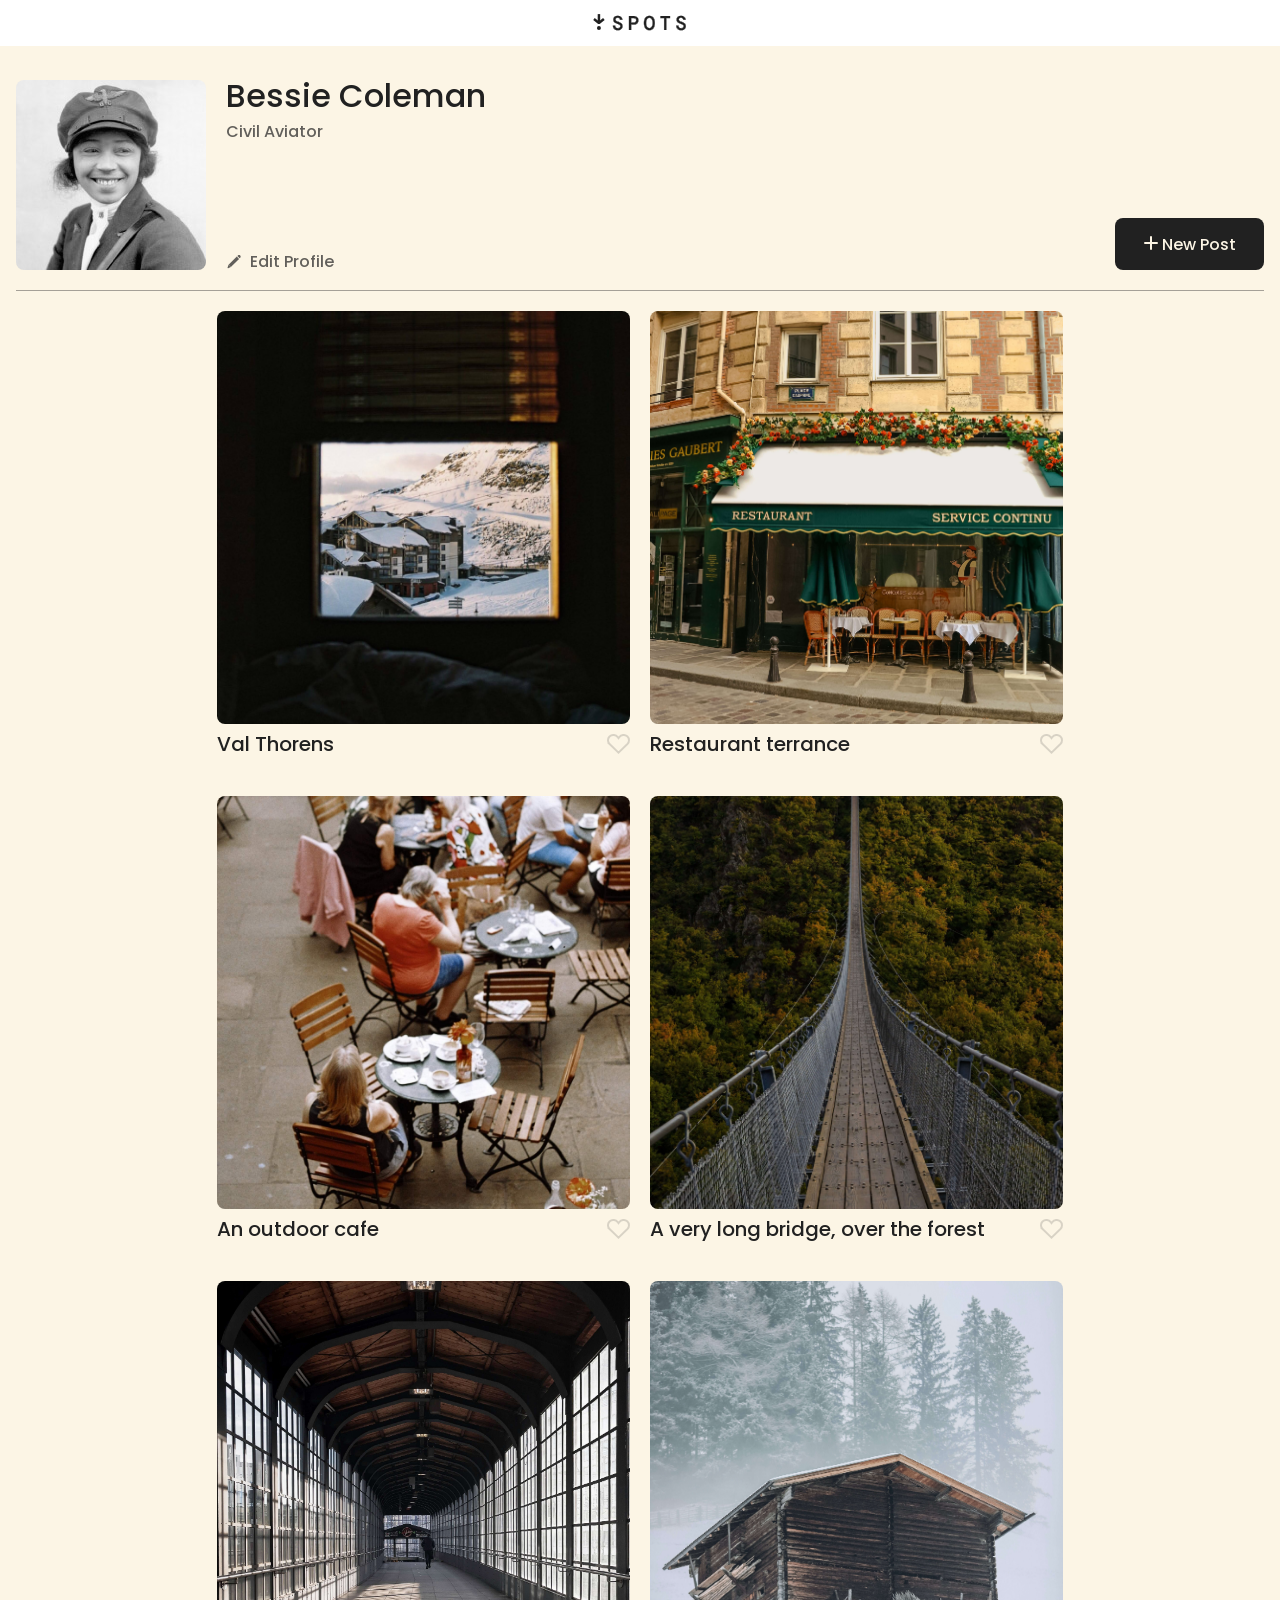
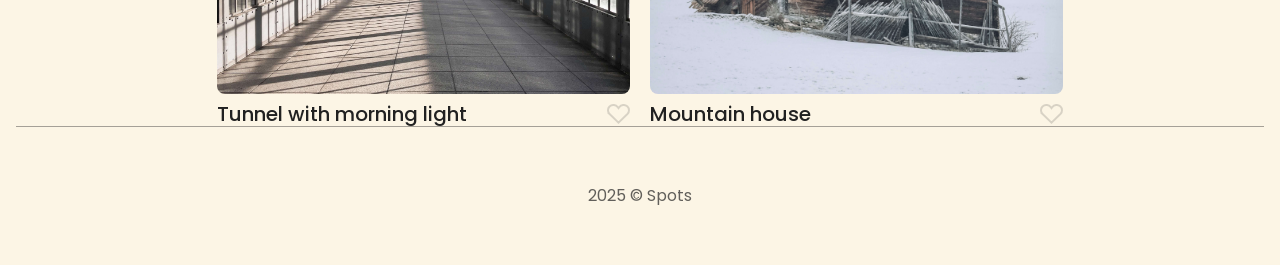
<file: index.html>
<!DOCTYPE html>
<html lang="en">
  <head>
    <meta charset="UTF-8" />
    <meta name="viewport" content="width=device-width, initial-scale=1.0" />
    <meta name="author" content="Cam Holstege" />
    <meta name="keywords" content="HTML, CSS, Javascript" />
    <meta name="description" content="Coffee Shop Landing Page" />
    <link rel="stylesheet" href="pages/index.css" />
    <link rel="shortcut icon" href="favicon.ico" type="image/x-icon" />
    <title>spots</title>
  </head>
  <body>
    <div class="page">
      <header class="header">
        <img src="./images/Logo.svg" alt="spots logo" class="header__logo" />
      </header>
      <main class="content">
        <section class="profile page__section">
          <img
            src="./images/avatar.jpg"
            alt="Bessie Coleman"
            class="profile__avatar"
          />
          <div class="profile__column">
            <h1 class="profile__name">Bessie Coleman</h1>
            <p class="profile__description">Civil Aviator</p>
            <button type="button" class="profile__edit-btn">
              <img src="./images/Pencil.svg" alt="Pencil" /> Edit Profile
            </button>
          </div>
          <button type="button" class="profile__add-btn">
            <img src="./images/Add_sign.svg" alt="Plus" /> New Post
          </button>
        </section>
        <section class="cards page__section">
          <ul class="cards__list">
            <li class="card">
              <img
                src="./images/1-photo-by-moritz-feldmann-from-pexels.jpg"
                alt="Val Thorens"
                class="card__image"
              />
              <div class="card__content">
                <h2 class="card__title">Val Thorens</h2>
                <button type="button" class="card__like-button"></button>
              </div>
            </li>
            <li class="card">
              <img
                src="./images/2-photo-by-ceiline-from-pexels.jpg"
                alt="Restaurant terrance"
                class="card__image"
              />
              <div class="card__content">
                <h2 class="card__title">Restaurant terrance</h2>
                <button type="button" class="card__like-button"></button>
              </div>
            </li>
            <li class="card">
              <img
                src="./images/3-photo-by-tubanur-dogan-from-pexels.jpg"
                alt="An outdoor cafe"
                class="card__image"
              />
              <div class="card__content">
                <h2 class="card__title">An outdoor cafe</h2>
                <button type="button" class="card__like-button"></button>
              </div>
            </li>
            <li class="card">
              <img
                src="./images/4-photo-by-maurice-laschet-from-pexels.jpg"
                alt="A very long bride"
                class="card__image"
              />
              <div class="card__content">
                <h2 class="card__title">
                  A very long bridge, over the forest
                </h2>
                <button type="button" class="card__like-button"></button>
              </div>
            </li>
            <li class="card">
              <img
                src="./images/5-photo-by-van-anh-nguyen-from-pexels.jpg"
                alt="Tunnel with morning light"
                class="card__image"
              />
              <div class="card__content">
                <h2 class="card__title">Tunnel with morning light</h2>
                <button type="button" class="card__like-button"></button>
              </div>
            </li>
            <li class="card">
              <img
                src="./images/6-photo-by-moritz-feldmann-from-pexels.jpg"
                alt="Mountain house"
                class="card__image"
              />
              <div class="card__content">
                <h2 class="card__title">Mountain house</h2>
                <button type="button" class="card__like-button"></button>
              </div>
            </li>
          </ul>
        </section>
      </main>
      <footer class="footer">
        <p class="footer__copyright">2025 © Spots</p>
      </footer>
    </div>
  </body>
</html>
</file>
<file: pages/index.css>
@import url(../vendor/normalize.css);
@import url(../vendor/fonts.css);
@import url(../blocks/header.css);
@import url(../blocks/page.css);
@import url(../blocks/profile.css);
@import url(../blocks/content.css);
@import url(../blocks/card.css);
@import url(../blocks/cards.css);
@import url(../blocks/footer.css);
</file>
